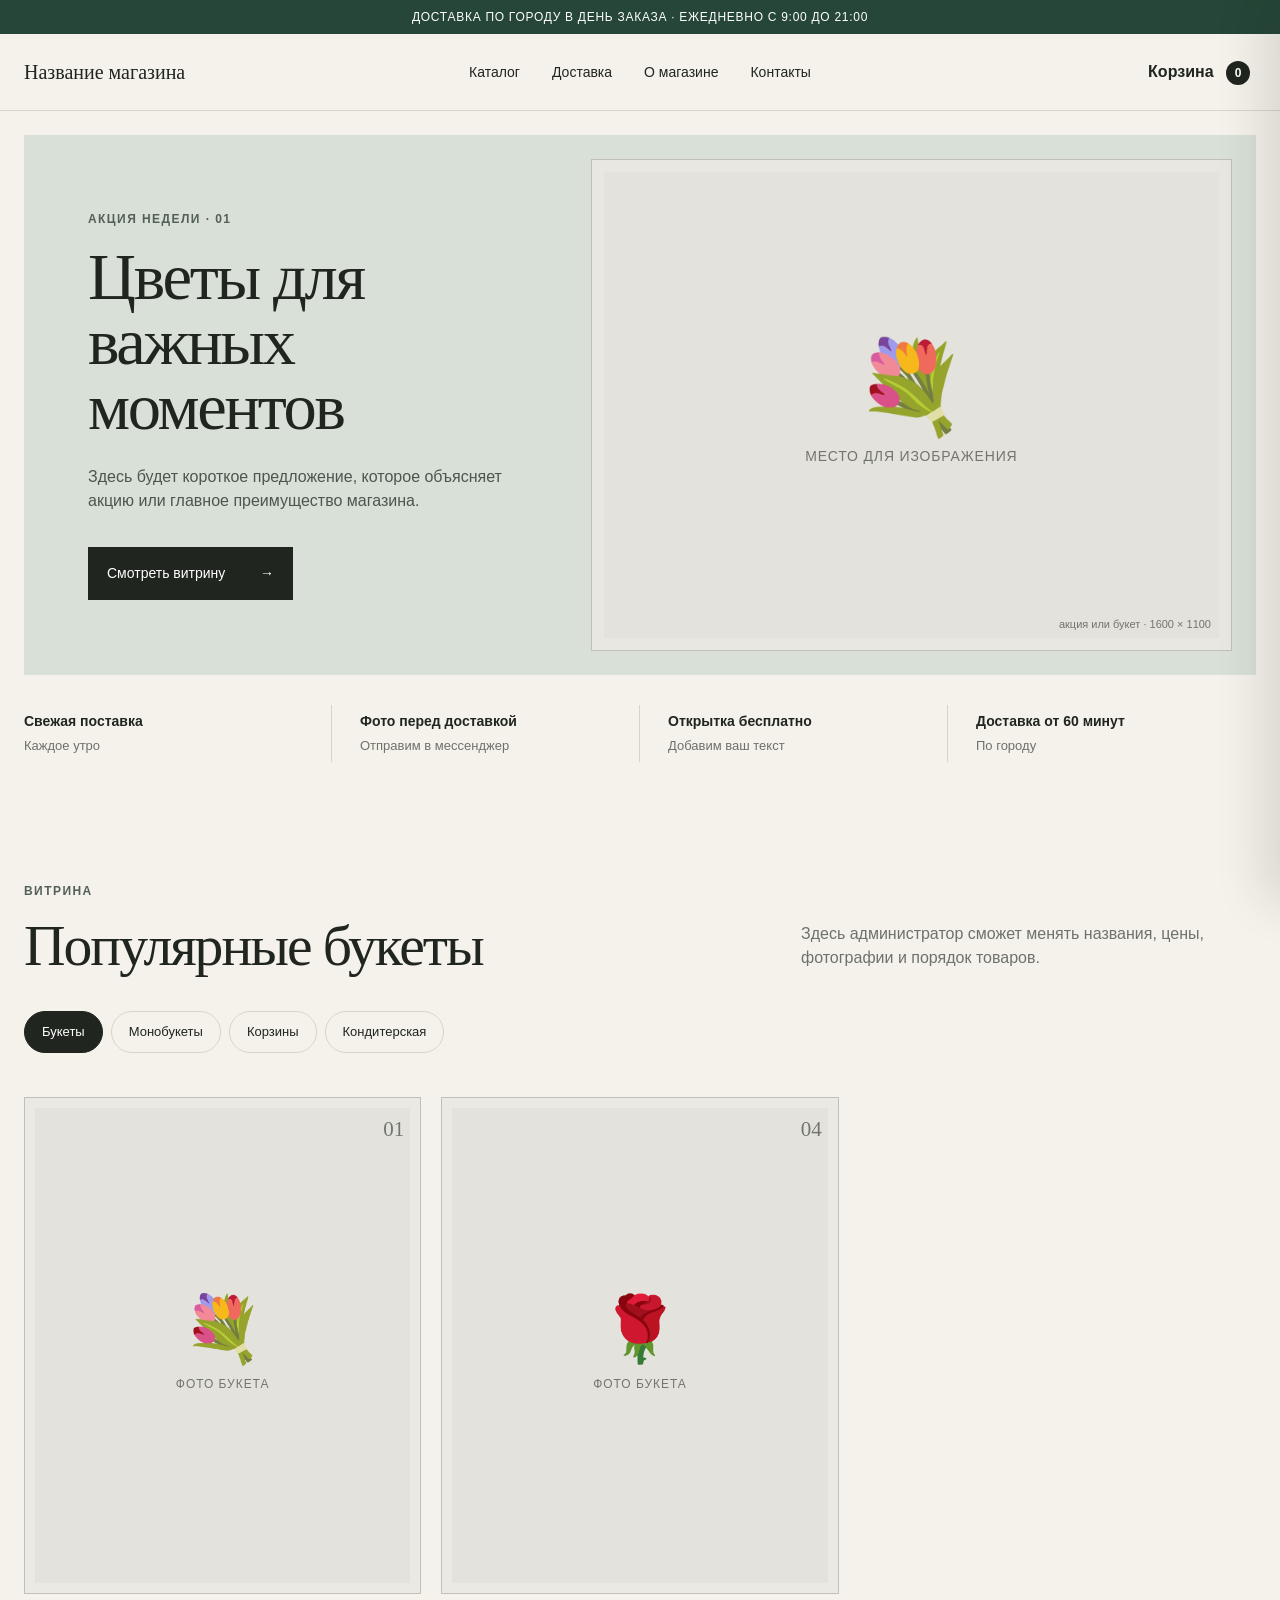
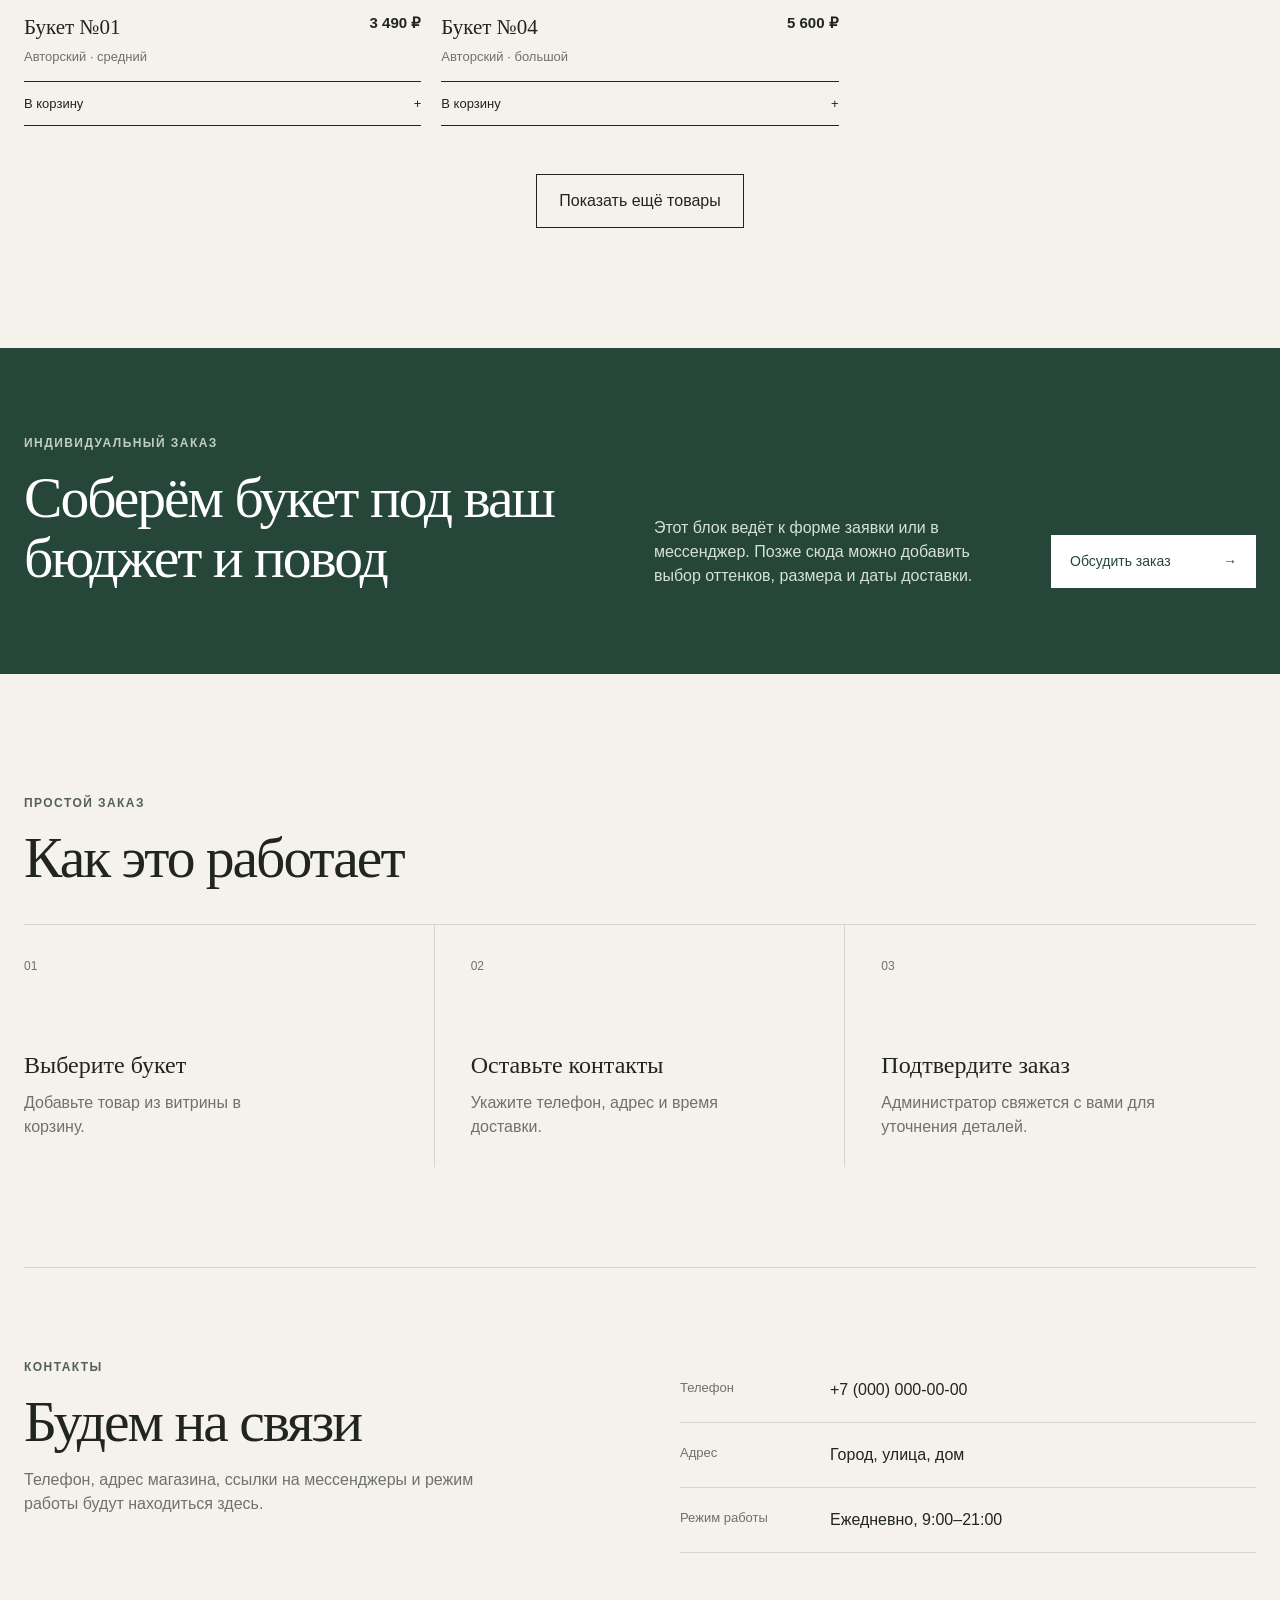
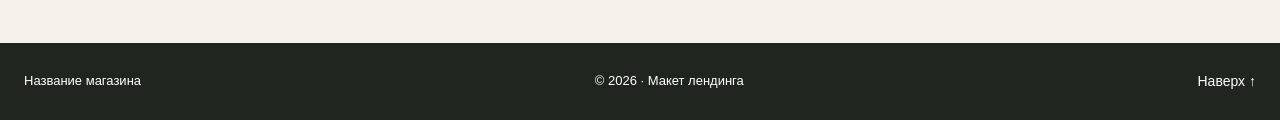
<file: old/index.html>
<!doctype html>
<html lang="ru">
  <head>
    <meta charset="UTF-8" />
    <meta name="viewport" content="width=device-width, initial-scale=1.0" />
    <meta name="description" content="Макет лендинга цветочного магазина с витриной и промо-слайдером." />
    <meta name="theme-color" content="#f5f2eb" />
    <title>Макет цветочного магазина</title>
    <link rel="icon" href="favicon.svg" type="image/svg+xml" />
    <link rel="stylesheet" href="styles.css" />
  </head>
  <body>
    <a class="skip-link" href="#main">Перейти к содержанию</a>
    <div class="notice">Доставка по городу в день заказа · Ежедневно с 9:00 до 21:00</div>

    <header class="site-header">
      <div class="container header-inner">
        <a class="store-name" href="#main" aria-label="На главную">Название магазина</a>
        <button class="menu-toggle" type="button" aria-expanded="false" aria-controls="site-nav">
          <span></span><span></span><span class="visually-hidden">Открыть меню</span>
        </button>
        <nav class="site-nav" id="site-nav" aria-label="Основная навигация">
          <a href="#catalog">Каталог</a>
          <a href="#delivery">Доставка</a>
          <a href="#about">О магазине</a>
          <a href="#contacts">Контакты</a>
        </nav>
        <button class="cart-button" type="button" aria-label="Корзина, товаров: 0">Корзина <span class="cart-count" aria-live="polite">0</span></button>
      </div>
    </header>

    <main id="main">
      <section class="hero container" aria-label="Актуальные предложения">
        <div class="carousel" tabindex="0" aria-roledescription="карусель">
          <div class="slides">
            <article class="slide slide--sage" aria-hidden="false">
              <div class="slide-copy">
                <p class="eyebrow">Акция недели · 01</p>
                <h1>Цветы для важных моментов</h1>
                <p>Здесь будет короткое предложение, которое объясняет акцию или главное преимущество магазина.</p>
                <a class="primary-button" href="#catalog">Смотреть витрину <span aria-hidden="true">→</span></a>
              </div>
              <div class="hero-placeholder" role="img" aria-label="Место для изображения акционного букета">
                <span class="placeholder-content"><span class="placeholder-emoji" aria-hidden="true">💐</span><span>Место для изображения</span></span><small>акция или букет · 1600 × 1100</small>
              </div>
            </article>
            <article class="slide slide--clay" aria-hidden="true">
              <div class="slide-copy">
                <p class="eyebrow">Специальное предложение · 02</p>
                <h2>Скидка 15% на сезонные букеты</h2>
                <p>Промо-текст можно заменить условиями акции, сроками и кнопкой перехода в нужную категорию.</p>
                <a class="primary-button" href="#catalog">Выбрать букет <span aria-hidden="true">→</span></a>
              </div>
              <div class="hero-placeholder" role="img" aria-label="Место для изображения сезонного букета">
                <span class="placeholder-content"><span class="placeholder-emoji" aria-hidden="true">🌷</span><span>Место для изображения</span></span><small>сезонная коллекция · 1600 × 1100</small>
              </div>
            </article>
            <article class="slide slide--sand" aria-hidden="true">
              <div class="slide-copy">
                <p class="eyebrow">Новая коллекция · 03</p>
                <h2>Букеты, собранные под ваш повод</h2>
                <p>Третий слайд можно использовать для новинок, доставки или услуги индивидуальной сборки.</p>
                <a class="primary-button" href="#about">Как мы работаем <span aria-hidden="true">→</span></a>
              </div>
              <div class="hero-placeholder" role="img" aria-label="Место для изображения авторского букета">
                <span class="placeholder-content"><span class="placeholder-emoji" aria-hidden="true">🌸</span><span>Место для изображения</span></span><small>авторский букет · 1600 × 1100</small>
              </div>
            </article>
          </div>
        </div>

        <ul class="benefits" aria-label="Преимущества магазина">
          <li><strong>Свежая поставка</strong><span>Каждое утро</span></li>
          <li><strong>Фото перед доставкой</strong><span>Отправим в мессенджер</span></li>
          <li><strong>Открытка бесплатно</strong><span>Добавим ваш текст</span></li>
          <li><strong>Доставка от 60 минут</strong><span>По городу</span></li>
        </ul>
      </section>

      <section class="catalog-section container" id="catalog">
        <div class="section-heading">
          <div><p class="eyebrow">Витрина</p><h2>Популярные букеты</h2></div>
          <p>Здесь администратор сможет менять названия, цены, фотографии и порядок товаров.</p>
        </div>
        <div class="filters" aria-label="Фильтр товаров">
          <button class="filter-button is-active" type="button" data-filter="bouquet" aria-pressed="true">Букеты</button>
          <button class="filter-button" type="button" data-filter="mono" aria-pressed="false">Монобукеты</button>
          <button class="filter-button" type="button" data-filter="basket" aria-pressed="false">Корзины</button>
          <button class="filter-button" type="button" data-filter="confectionery" aria-pressed="false">Кондитерская</button>
        </div>

        <div class="product-grid">
          <article class="product-card" data-category="bouquet" data-id="bouquet-01" data-name="Букет №01" data-price="3490">
            <div class="product-placeholder"><span class="placeholder-content"><span class="placeholder-emoji" aria-hidden="true">💐</span><span>Фото букета</span></span><small>01</small></div>
            <div class="product-meta"><div><h3>Букет №01</h3><p>Авторский · средний</p></div><strong>3 490 ₽</strong></div>
            <div class="product-action">
              <button class="add-button" type="button">В корзину <span>+</span></button>
              <div class="quantity-control" hidden><button type="button" data-action="decrease" aria-label="Убрать один Букет №01">−</button><span class="quantity-value">1</span><button type="button" data-action="increase" aria-label="Добавить ещё один Букет №01">+</button></div>
            </div>
          </article>
          <article class="product-card" data-category="mono" data-id="mono-02" data-name="Букет №02" data-price="2790" hidden>
            <div class="product-placeholder"><span class="placeholder-content"><span class="placeholder-emoji" aria-hidden="true">🌷</span><span>Фото букета</span></span><small>02</small></div>
            <div class="product-meta"><div><h3>Букет №02</h3><p>Монобукет · 15 цветов</p></div><strong>2 790 ₽</strong></div>
            <div class="product-action">
              <button class="add-button" type="button">В корзину <span>+</span></button>
              <div class="quantity-control" hidden><button type="button" data-action="decrease" aria-label="Убрать один Букет №02">−</button><span class="quantity-value">1</span><button type="button" data-action="increase" aria-label="Добавить ещё один Букет №02">+</button></div>
            </div>
          </article>
          <article class="product-card" data-category="basket" data-id="basket-03" data-name="Композиция №03" data-price="4150" hidden>
            <div class="product-placeholder"><span class="placeholder-content"><span class="placeholder-emoji" aria-hidden="true">🧺</span><span>Фото композиции</span></span><small>03</small></div>
            <div class="product-meta"><div><h3>Композиция №03</h3><p>Корзина · компактная</p></div><strong>4 150 ₽</strong></div>
            <div class="product-action">
              <button class="add-button" type="button">В корзину <span>+</span></button>
              <div class="quantity-control" hidden><button type="button" data-action="decrease" aria-label="Убрать одну Композицию №03">−</button><span class="quantity-value">1</span><button type="button" data-action="increase" aria-label="Добавить ещё одну Композицию №03">+</button></div>
            </div>
          </article>
          <article class="product-card" data-category="bouquet" data-id="bouquet-04" data-name="Букет №04" data-price="5600">
            <div class="product-placeholder"><span class="placeholder-content"><span class="placeholder-emoji" aria-hidden="true">🌹</span><span>Фото букета</span></span><small>04</small></div>
            <div class="product-meta"><div><h3>Букет №04</h3><p>Авторский · большой</p></div><strong>5 600 ₽</strong></div>
            <div class="product-action">
              <button class="add-button" type="button">В корзину <span>+</span></button>
              <div class="quantity-control" hidden><button type="button" data-action="decrease" aria-label="Убрать один Букет №04">−</button><span class="quantity-value">1</span><button type="button" data-action="increase" aria-label="Добавить ещё один Букет №04">+</button></div>
            </div>
          </article>
          <article class="product-card" data-category="mono" data-id="mono-05" data-name="Букет №05" data-price="3950" hidden>
            <div class="product-placeholder"><span class="placeholder-content"><span class="placeholder-emoji" aria-hidden="true">🌼</span><span>Фото букета</span></span><small>05</small></div>
            <div class="product-meta"><div><h3>Букет №05</h3><p>Монобукет · 25 цветов</p></div><strong>3 950 ₽</strong></div>
            <div class="product-action">
              <button class="add-button" type="button">В корзину <span>+</span></button>
              <div class="quantity-control" hidden><button type="button" data-action="decrease" aria-label="Убрать один Букет №05">−</button><span class="quantity-value">1</span><button type="button" data-action="increase" aria-label="Добавить ещё один Букет №05">+</button></div>
            </div>
          </article>
          <article class="product-card" data-category="basket" data-id="basket-06" data-name="Композиция №06" data-price="6290" hidden>
            <div class="product-placeholder"><span class="placeholder-content"><span class="placeholder-emoji" aria-hidden="true">🧺</span><span>Фото композиции</span></span><small>06</small></div>
            <div class="product-meta"><div><h3>Композиция №06</h3><p>Корзина · большая</p></div><strong>6 290 ₽</strong></div>
            <div class="product-action">
              <button class="add-button" type="button">В корзину <span>+</span></button>
              <div class="quantity-control" hidden><button type="button" data-action="decrease" aria-label="Убрать одну Композицию №06">−</button><span class="quantity-value">1</span><button type="button" data-action="increase" aria-label="Добавить ещё одну Композицию №06">+</button></div>
            </div>
          </article>
          <article class="product-card" data-category="confectionery" data-id="strawberry-07" data-name="Клубника в шоколаде" data-price="1790" hidden>
            <div class="product-placeholder"><span class="placeholder-content"><span class="placeholder-emoji" aria-hidden="true">🍓</span><span>Фото набора</span></span><small>07</small></div>
            <div class="product-meta"><div><h3>Клубника в шоколаде</h3><p>Кондитерская · 12 ягод</p></div><strong>1 790 ₽</strong></div>
            <div class="product-action">
              <button class="add-button" type="button">В корзину <span>+</span></button>
              <div class="quantity-control" hidden><button type="button" data-action="decrease" aria-label="Убрать один набор клубники в шоколаде">−</button><span class="quantity-value">1</span><button type="button" data-action="increase" aria-label="Добавить ещё один набор клубники в шоколаде">+</button></div>
            </div>
          </article>
          <article class="product-card" data-category="confectionery" data-id="macarons-08" data-name="Макаруны" data-price="1290" hidden>
            <div class="product-placeholder"><span class="placeholder-content"><span class="placeholder-emoji" aria-hidden="true">🍬</span><span>Фото набора</span></span><small>08</small></div>
            <div class="product-meta"><div><h3>Макаруны</h3><p>Кондитерская · 12 штук</p></div><strong>1 290 ₽</strong></div>
            <div class="product-action">
              <button class="add-button" type="button">В корзину <span>+</span></button>
              <div class="quantity-control" hidden><button type="button" data-action="decrease" aria-label="Убрать один набор макарун">−</button><span class="quantity-value">1</span><button type="button" data-action="increase" aria-label="Добавить ещё один набор макарун">+</button></div>
            </div>
          </article>
        </div>
        <button class="secondary-button" type="button">Показать ещё товары</button>
      </section>

      <section class="custom-order" id="about">
        <div class="container custom-order-grid">
          <div><p class="eyebrow">Индивидуальный заказ</p><h2>Соберём букет под ваш бюджет и повод</h2></div>
          <p>Этот блок ведёт к форме заявки или в мессенджер. Позже сюда можно добавить выбор оттенков, размера и даты доставки.</p>
          <a class="light-button" href="#contacts">Обсудить заказ <span aria-hidden="true">→</span></a>
        </div>
      </section>

      <section class="process container" id="delivery">
        <div class="section-heading"><div><p class="eyebrow">Простой заказ</p><h2>Как это работает</h2></div></div>
        <ol class="process-grid">
          <li><span>01</span><h3>Выберите букет</h3><p>Добавьте товар из витрины в корзину.</p></li>
          <li><span>02</span><h3>Оставьте контакты</h3><p>Укажите телефон, адрес и время доставки.</p></li>
          <li><span>03</span><h3>Подтвердите заказ</h3><p>Администратор свяжется с вами для уточнения деталей.</p></li>
        </ol>
      </section>

      <section class="contact-section container" id="contacts">
        <div class="contact-main">
          <p class="eyebrow">Контакты</p><h2>Будем на связи</h2>
          <p>Телефон, адрес магазина, ссылки на мессенджеры и режим работы будут находиться здесь.</p>
        </div>
        <dl class="contact-list">
          <div><dt>Телефон</dt><dd>+7 (000) 000-00-00</dd></div>
          <div><dt>Адрес</dt><dd>Город, улица, дом</dd></div>
          <div><dt>Режим работы</dt><dd>Ежедневно, 9:00–21:00</dd></div>
        </dl>
      </section>
    </main>

    <footer class="site-footer">
      <div class="container footer-inner">
        <p>Название магазина</p><p>© <span id="year"></span> · Макет лендинга</p><a href="#main">Наверх ↑</a>
      </div>
    </footer>
    <div class="cart-overlay" aria-hidden="true"></div>
    <aside class="cart-drawer" role="dialog" aria-modal="true" aria-labelledby="cart-title" aria-hidden="true" inert>
      <div class="cart-drawer-header">
        <div><p class="eyebrow">Ваш заказ</p><h2 id="cart-title">Корзина</h2></div>
        <button class="cart-close" type="button" aria-label="Закрыть корзину">×</button>
      </div>
      <div class="cart-drawer-body">
        <p class="cart-empty">В корзине пока нет товаров.</p>
        <ul class="cart-items" aria-live="polite"></ul>
      </div>
      <div class="cart-drawer-footer" hidden>
        <span>Итого</span><strong class="cart-total">0 ₽</strong>
      </div>
    </aside>
    <div class="toast" role="status" aria-live="polite" aria-atomic="true"></div>
    <script src="app.js"></script>
  </body>
</html>
</file>
<file: old/styles.css>
:root {
  --paper: #f5f2eb;
  --surface: #fffdf9;
  --ink: #20251f;
  --muted: #6d726b;
  --line: #d6d5cc;
  --green: #254638;
  --green-soft: #d9e0d7;
  --clay: #e6d5cd;
  --sand: #e8dfc9;
  --placeholder: #e4e2dc;
  --max: 1240px;
}

* { box-sizing: border-box; }
html { scroll-behavior: smooth; }
body {
  margin: 0;
  color: var(--ink);
  background: var(--paper);
  font-family: Inter, Arial, Helvetica, sans-serif;
  font-size: 16px;
  line-height: 1.5;
  -webkit-font-smoothing: antialiased;
}
button, a { -webkit-tap-highlight-color: transparent; }
button { color: inherit; font: inherit; }
a { color: inherit; }
.container { width: min(var(--max), calc(100% - 48px)); margin-inline: auto; }
.visually-hidden { position: absolute; width: 1px; height: 1px; padding: 0; margin: -1px; overflow: hidden; clip: rect(0, 0, 0, 0); white-space: nowrap; border: 0; }

.skip-link { position: fixed; z-index: 99; top: 10px; left: 10px; padding: 10px 14px; background: var(--ink); color: white; transform: translateY(-160%); }
.skip-link:focus { transform: translateY(0); }
.notice { padding: 8px 20px; background: var(--green); color: #fff; text-align: center; font-size: 12px; letter-spacing: .06em; text-transform: uppercase; }
.site-header { position: sticky; z-index: 20; top: 0; border-bottom: 1px solid var(--line); background: rgba(245, 242, 235, .96); backdrop-filter: blur(12px); }
.header-inner { display: grid; grid-template-columns: 1fr auto 1fr; align-items: center; min-height: 76px; }
.store-name { width: max-content; text-decoration: none; font-family: Georgia, "Times New Roman", serif; font-size: 20px; }
.site-nav { display: flex; gap: 32px; }
.site-nav a, .site-footer a { text-decoration: none; font-size: 14px; }
.site-nav a:hover, .site-footer a:hover { text-decoration: underline; text-underline-offset: 5px; }
.cart-button { justify-self: end; border: 0; background: transparent; cursor: pointer; font-weight: 600; }
.cart-count { display: inline-grid; place-items: center; min-width: 24px; height: 24px; margin-left: 8px; border-radius: 50%; background: var(--ink); color: #fff; font-size: 12px; }
.menu-toggle { display: none; }

.hero { padding-top: 24px; }
.carousel { overflow: hidden; outline: none; touch-action: pan-y; user-select: none; cursor: grab; }
.carousel.is-swiping { cursor: grabbing; }
.carousel:focus-visible { box-shadow: 0 0 0 3px rgba(37, 70, 56, .28); }
.slides { display: flex; transition: transform .55s cubic-bezier(.22, .61, .36, 1); }
.slide { display: grid; grid-template-columns: .92fr 1.08fr; flex: 0 0 100%; min-height: 540px; }
.slide--sage { background: var(--green-soft); }
.slide--clay { background: var(--clay); }
.slide--sand { background: var(--sand); }
.slide-copy { display: flex; flex-direction: column; align-items: flex-start; justify-content: center; padding: 70px clamp(32px, 5vw, 78px); }
.eyebrow { margin: 0 0 16px; color: #536057; font-size: 12px; font-weight: 700; letter-spacing: .12em; text-transform: uppercase; }
.slide h1, .slide h2, .section-heading h2, .custom-order h2, .contact-main h2 { margin: 0; font-family: Georgia, "Times New Roman", serif; font-weight: 400; letter-spacing: -.035em; }
.slide h1, .slide h2 { max-width: 590px; font-size: clamp(44px, 5.2vw, 76px); line-height: .98; }
.slide-copy > p:not(.eyebrow) { max-width: 510px; margin: 26px 0 34px; color: #4c554e; }
.primary-button, .light-button { display: inline-flex; align-items: center; justify-content: space-between; min-width: 205px; padding: 15px 18px; border: 1px solid var(--ink); background: var(--ink); color: #fff; text-decoration: none; font-size: 14px; transition: background .2s, color .2s; }
.primary-button:hover { background: transparent; color: var(--ink); }

.hero-placeholder, .product-placeholder {
  position: relative;
  display: grid;
  place-items: center;
  overflow: hidden;
  border: 1px solid rgba(32, 37, 31, .18);
  background-color: var(--placeholder);
  color: #72756f;
  text-align: center;
}
.hero-placeholder { margin: 24px 24px 24px 0; box-shadow: inset 0 0 0 12px rgba(255, 255, 255, .18); }
.placeholder-content { display: flex; flex-direction: column; align-items: center; gap: 14px; }
.hero-placeholder .placeholder-content > span:not(.placeholder-emoji) { font-size: 14px; letter-spacing: .06em; text-transform: uppercase; }
.placeholder-emoji { font-size: clamp(54px, 7vw, 96px); line-height: 1; filter: grayscale(.12); }
.hero-placeholder small { position: absolute; right: 20px; bottom: 18px; font-size: 11px; }

.benefits { display: grid; grid-template-columns: repeat(4, 1fr); margin: 0; padding: 30px 0 0; list-style: none; }
.benefits li { padding: 6px 28px; border-right: 1px solid var(--line); }
.benefits li:first-child { padding-left: 0; }
.benefits li:last-child { border-right: 0; }
.benefits strong, .benefits span { display: block; }
.benefits strong { margin-bottom: 4px; font-size: 14px; }
.benefits span { color: var(--muted); font-size: 13px; }

.catalog-section, .process { padding-top: 120px; padding-bottom: 120px; }
.section-heading { display: flex; align-items: end; justify-content: space-between; gap: 40px; margin-bottom: 36px; }
.section-heading h2, .custom-order h2, .contact-main h2 { font-size: clamp(38px, 4.5vw, 64px); line-height: 1.04; }
.section-heading > p { max-width: 455px; margin: 0 0 5px; color: var(--muted); }
.filters { display: flex; gap: 8px; margin-bottom: 32px; padding-bottom: 12px; overflow-x: auto; }
.filter-button { flex: none; padding: 10px 17px; border: 1px solid var(--line); border-radius: 999px; background: transparent; cursor: pointer; font-size: 13px; }
.filter-button.is-active { border-color: var(--ink); background: var(--ink); color: #fff; }
.product-grid { display: grid; grid-template-columns: repeat(3, minmax(0, 1fr)); gap: 50px 20px; }
.product-card[hidden] { display: none; }
.product-placeholder { aspect-ratio: 4 / 5; box-shadow: inset 0 0 0 10px rgba(255, 255, 255, .22); }
.product-placeholder .placeholder-content > span:not(.placeholder-emoji) { font-size: 12px; letter-spacing: .08em; text-transform: uppercase; }
.product-placeholder .placeholder-emoji { font-size: clamp(46px, 5vw, 72px); }
.product-placeholder small { position: absolute; top: 16px; right: 16px; font-family: Georgia, "Times New Roman", serif; font-size: 21px; }
.product-meta { display: flex; justify-content: space-between; gap: 16px; padding: 18px 0 14px; }
.product-meta h3 { margin: 0 0 4px; font-family: Georgia, "Times New Roman", serif; font-size: 21px; font-weight: 400; }
.product-meta p { margin: 0; color: var(--muted); font-size: 13px; }
.product-meta strong { flex: none; font-size: 15px; }
.add-button { display: flex; justify-content: space-between; width: 100%; padding: 12px 0; border: 0; border-top: 1px solid var(--ink); border-bottom: 1px solid var(--ink); background: transparent; cursor: pointer; text-align: left; font-size: 13px; transition: .2s; }
.add-button[hidden] { display: none; }
.add-button:hover { padding-inline: 10px; background: var(--green); color: #fff; }
.quantity-control { display: grid; grid-template-columns: 46px 1fr 46px; align-items: center; min-height: 45px; border-top: 1px solid var(--ink); border-bottom: 1px solid var(--ink); text-align: center; }
.quantity-control[hidden] { display: none; }
.quantity-control button { height: 100%; border: 0; background: transparent; cursor: pointer; font-size: 20px; }
.quantity-control button:first-child { border-right: 1px solid var(--line); }
.quantity-control button:last-child { border-left: 1px solid var(--line); }
.quantity-control button:hover { background: var(--green); color: #fff; }
.quantity-value { font-size: 14px; font-weight: 600; }
.secondary-button { display: block; margin: 48px auto 0; padding: 14px 22px; border: 1px solid var(--ink); background: transparent; cursor: pointer; }
.secondary-button:hover { background: var(--ink); color: #fff; }

.custom-order { padding: 86px 0; background: var(--green); color: #fff; }
.custom-order-grid { display: grid; grid-template-columns: 1.25fr .75fr auto; align-items: end; gap: 48px; }
.custom-order .eyebrow { color: #bfcdc3; }
.custom-order p:not(.eyebrow) { max-width: 440px; margin: 0; color: #d7e0da; }
.light-button { border-color: #fff; background: #fff; color: var(--green); }
.light-button:hover { background: transparent; color: #fff; }

.process { padding-bottom: 100px; }
.process-grid { display: grid; grid-template-columns: repeat(3, 1fr); margin: 0; padding: 0; border-top: 1px solid var(--line); list-style: none; }
.process-grid li { min-height: 230px; padding: 28px 36px; border-right: 1px solid var(--line); }
.process-grid li:first-child { padding-left: 0; }
.process-grid li:last-child { border-right: 0; }
.process-grid span { color: var(--muted); font-size: 12px; }
.process-grid h3 { margin: 70px 0 8px; font-family: Georgia, "Times New Roman", serif; font-size: 24px; font-weight: 400; }
.process-grid p { max-width: 280px; margin: 0; color: var(--muted); }

.contact-section { display: grid; grid-template-columns: 1fr 1fr; gap: 80px; padding-top: 90px; padding-bottom: 90px; border-top: 1px solid var(--line); }
.contact-main > p:last-child { max-width: 500px; color: var(--muted); }
.contact-list { margin: 0; }
.contact-list div { display: grid; grid-template-columns: 150px 1fr; padding: 20px 0; border-bottom: 1px solid var(--line); }
.contact-list dt { color: var(--muted); font-size: 13px; }
.contact-list dd { margin: 0; }
.site-footer { background: var(--ink); color: #fff; }
.footer-inner { display: flex; justify-content: space-between; gap: 20px; padding: 28px 0; }
.footer-inner p { margin: 0; font-size: 13px; }

.cart-overlay { position: fixed; z-index: 30; inset: 0; background: rgba(32, 37, 31, .46); opacity: 0; visibility: hidden; transition: opacity .25s ease, visibility .25s ease; }
.cart-overlay.is-open { opacity: 1; visibility: visible; }
.cart-drawer { position: fixed; z-index: 31; top: 0; right: 0; display: grid; grid-template-rows: auto 1fr auto; width: min(460px, 100%); height: 100dvh; background: var(--surface); box-shadow: -16px 0 46px rgba(32, 37, 31, .14); transform: translateX(100%); transition: transform .3s cubic-bezier(.22, .61, .36, 1); }
.cart-drawer.is-open { transform: translateX(0); }
body.cart-open { overflow: hidden; }
.cart-drawer-header { display: flex; align-items: flex-start; justify-content: space-between; gap: 24px; padding: 30px 28px 24px; border-bottom: 1px solid var(--line); }
.cart-drawer-header .eyebrow { margin-bottom: 6px; }
.cart-drawer-header h2 { margin: 0; font-family: Georgia, "Times New Roman", serif; font-size: 38px; font-weight: 400; }
.cart-close { width: 44px; height: 44px; border: 1px solid var(--line); background: transparent; cursor: pointer; font-size: 26px; line-height: 1; }
.cart-close:hover { border-color: var(--ink); background: var(--ink); color: #fff; }
.cart-drawer-body { overflow-y: auto; padding: 0 28px; }
.cart-empty { margin: 0; padding: 34px 0; color: var(--muted); }
.cart-items { margin: 0; padding: 0; list-style: none; }
.cart-item { display: grid; grid-template-columns: 64px 1fr; gap: 16px; padding: 22px 0; border-bottom: 1px solid var(--line); }
.cart-item-visual { display: grid; place-items: center; width: 64px; height: 76px; background: var(--placeholder); font-size: 27px; }
.cart-item-main { min-width: 0; }
.cart-item-heading { display: flex; justify-content: space-between; gap: 14px; }
.cart-item-heading h3 { margin: 0; font-family: Georgia, "Times New Roman", serif; font-size: 18px; font-weight: 400; }
.cart-item-price { flex: none; font-size: 13px; font-weight: 700; }
.cart-item-actions { display: flex; align-items: center; justify-content: space-between; gap: 16px; margin-top: 16px; }
.cart-item-controls { display: grid; grid-template-columns: 32px 32px 32px; align-items: center; border: 1px solid var(--line); text-align: center; }
.cart-item-controls button { width: 32px; height: 32px; padding: 0; border: 0; background: transparent; cursor: pointer; }
.cart-item-controls button:hover { background: var(--green); color: #fff; }
.cart-item-controls span { font-size: 13px; }
.cart-remove { padding: 0; border: 0; border-bottom: 1px solid currentColor; background: transparent; color: var(--muted); cursor: pointer; font-size: 12px; }
.cart-remove:hover { color: var(--ink); }
.cart-drawer-footer { display: flex; align-items: center; justify-content: space-between; padding: 22px 28px 26px; border-top: 1px solid var(--line); background: var(--surface); }
.cart-drawer-footer[hidden] { display: none; }
.cart-drawer-footer span { font-size: 14px; }
.cart-total { font-family: Georgia, "Times New Roman", serif; font-size: 25px; font-weight: 400; }

.toast { position: fixed; z-index: 40; right: 24px; bottom: 24px; max-width: calc(100% - 48px); padding: 14px 18px; background: var(--ink); color: #fff; font-size: 13px; opacity: 0; pointer-events: none; transform: translateY(12px); transition: .2s ease; }
.toast.is-visible { opacity: 1; transform: translateY(0); }

@media (max-width: 960px) {
  .header-inner { grid-template-columns: 1fr auto auto; gap: 18px; }
  .menu-toggle { display: grid; gap: 5px; width: 38px; padding: 8px; border: 0; background: transparent; cursor: pointer; }
  .menu-toggle span:not(.visually-hidden) { display: block; height: 1px; background: var(--ink); }
  .site-nav { position: absolute; top: 76px; right: 0; left: 0; display: none; flex-direction: column; gap: 0; padding: 12px 24px 22px; border-bottom: 1px solid var(--line); background: var(--paper); }
  .site-nav.is-open { display: flex; }
  .site-nav a { padding: 12px 0; border-bottom: 1px solid var(--line); }
  .slide { grid-template-columns: 1fr; min-height: 0; }
  .slide-copy { min-height: 470px; }
  .hero-placeholder { min-height: 420px; margin: 0 24px 24px; }
  .benefits { grid-template-columns: 1fr 1fr; row-gap: 24px; }
  .benefits li:nth-child(2) { border-right: 0; }
  .benefits li:nth-child(3) { padding-left: 0; }
  .product-grid { grid-template-columns: repeat(2, minmax(0, 1fr)); }
  .custom-order-grid { grid-template-columns: 1fr 1fr; align-items: start; }
  .custom-order-grid .light-button { grid-column: 1 / -1; }
}

@media (max-width: 680px) {
  .container { width: min(100% - 32px, var(--max)); }
  .notice { font-size: 10px; }
  .header-inner { min-height: 64px; }
  .site-nav { top: 64px; }
  .store-name { font-size: 17px; }
  .cart-button { font-size: 0; }
  .cart-count { margin-left: 0; font-size: 11px; }
  .hero { width: 100%; padding-top: 0; }
  .slide-copy { min-height: 430px; padding: 52px 24px 38px; }
  .slide h1, .slide h2 { font-size: clamp(42px, 13vw, 58px); }
  .slide-copy > p:not(.eyebrow) { margin: 22px 0 28px; }
  .hero-placeholder { min-height: 320px; margin: 0 16px 16px; }
  .benefits { width: calc(100% - 32px); margin-inline: auto; padding-top: 24px; }
  .benefits li { padding: 0 16px; }
  .benefits strong { font-size: 12px; }
  .benefits span { font-size: 11px; }
  .catalog-section, .process { padding-top: 86px; padding-bottom: 86px; }
  .section-heading { display: block; }
  .section-heading > p { margin-top: 18px; }
  .product-grid { grid-template-columns: 1fr; row-gap: 46px; }
  .custom-order { padding: 72px 0; }
  .custom-order-grid { grid-template-columns: 1fr; gap: 26px; }
  .custom-order-grid .light-button { grid-column: auto; }
  .process-grid { grid-template-columns: 1fr; }
  .process-grid li, .process-grid li:first-child { min-height: 0; padding: 24px 0 30px; border-right: 0; border-bottom: 1px solid var(--line); }
  .process-grid h3 { margin-top: 34px; }
  .contact-section { grid-template-columns: 1fr; gap: 44px; padding-block: 72px; }
  .contact-list div { grid-template-columns: 110px 1fr; }
  .footer-inner { flex-direction: column; }
  .cart-drawer-header, .cart-drawer-body, .cart-drawer-footer { padding-left: 20px; padding-right: 20px; }
  .cart-drawer-header h2 { font-size: 34px; }
}

@media (prefers-reduced-motion: reduce) {
  html { scroll-behavior: auto; }
  *, *::before, *::after { scroll-behavior: auto !important; transition-duration: .01ms !important; animation-duration: .01ms !important; }
}
</file>
